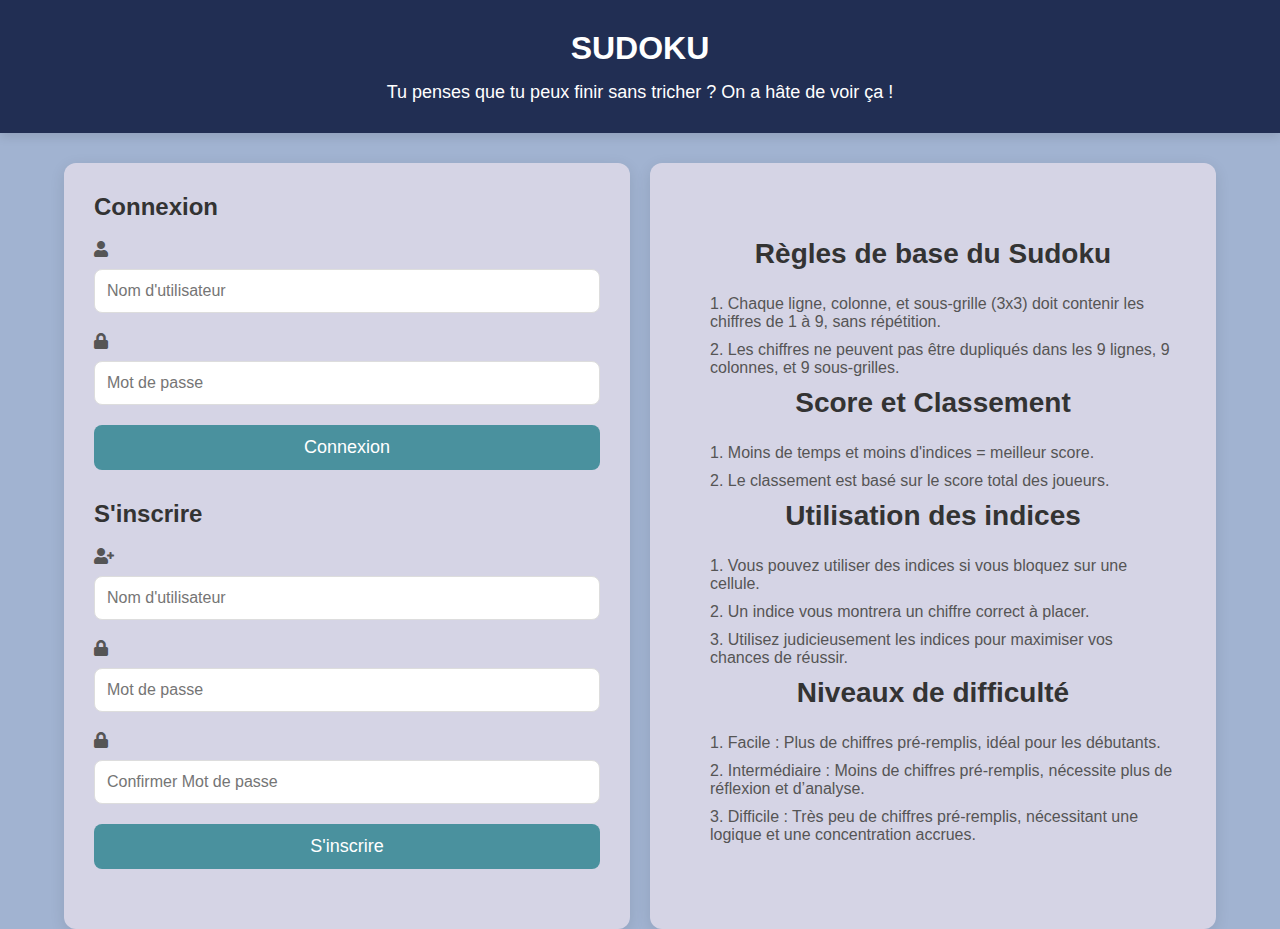
<file: index.html>
<!DOCTYPE html>
<html lang="en">
<head>
    <meta charset="UTF-8">
    <meta name="viewport" content="width=device-width, initial-scale=1.0">
    <title>Login and Sign Up</title>
    <link rel="stylesheet" href="css/authen.css">
    <link rel="stylesheet" href="css/login_singin_msg.css">
    <link rel="stylesheet" href="https://use.fontawesome.com/releases/v5.7.1/css/all.css">
</head>
<body>
    <!-- Division pleine largeur -->
    <div class="fullscreen-banner">
        <h1>SUDOKU</h1>
        <p>Tu penses que tu peux finir sans tricher ? On a hâte de voir ça !</p>
    </div>

    <div class="container">
        <!-- Section gauche: Connexion et Inscription -->
        <div class="left">
            <div class="login">
                <h1>Connexion</h1>
                <form action="authenticate.php" method="post">
                    <label for="username">
                        <i class="fas fa-user"></i>
                    </label>
                    <input type="text" name="username" placeholder="Nom d'utilisateur" id="username" required>
                    <label for="password">
                        <i class="fas fa-lock"></i>
                    </label>
                    <input type="password" name="password" placeholder="Mot de passe" id="password" required>
                    <input type="submit" value="Connexion">
                </form>
            </div>

            <div class="signup">
                <h1>S'inscrire</h1>
                <form action="register.php" method="post">
                    <label for="new_username">
                        <i class="fas fa-user-plus"></i>
                    </label>
                    <input type="text" name="new_username" placeholder="Nom d'utilisateur" id="new_username" required>
                    <label for="new_password">
                        <i class="fas fa-lock"></i>
                    </label>
                    <input type="password" name="new_password" placeholder="Mot de passe" id="new_password" required>
                    <label for="confirm_password">
                        <i class="fas fa-lock"></i>
                    </label>
                    <input type="password" name="confirm_password" placeholder="Confirmer Mot de passe" id="confirm_password" required>
                    <small id="error_message" style="color: red; display: none;">Les mots de passe ne correspondent pas !</small>
                    <input type="submit" value="S'inscrire" id="submit_button" disabled> <!-- Disable button by default -->                </form>
            </div>
            <script src="js/signup.js"></script>

        </div>

        <!-- Section droite: Texte pour le futur -->
        <div class="right">
            <h2>Règles de base du Sudoku</h2>
    <ol>
        <li>Chaque ligne, colonne, et sous-grille (3x3) doit contenir les chiffres de 1 à 9, sans répétition.</li>
        <li>Les chiffres ne peuvent pas être dupliqués dans les 9 lignes, 9 colonnes, et 9 sous-grilles.</li>
    </ol>

    <h2>Score et Classement</h2>
    <ol>
        <li>Moins de temps et moins d'indices = meilleur score.</li>
        <li>Le classement est basé sur le score total des joueurs.</li>
    </ol>

    <h2>Utilisation des indices</h2>
    <ol>
        <li>Vous pouvez utiliser des indices si vous bloquez sur une cellule.</li>
        <li>Un indice vous montrera un chiffre correct à placer.</li>
        <li>Utilisez judicieusement les indices pour maximiser vos chances de réussir.</li>
    </ol>

    <h2>Niveaux de difficulté</h2>
    <ol>
        <li>Facile : Plus de chiffres pré-remplis, idéal pour les débutants.</li>
        <li>Intermédiaire : Moins de chiffres pré-remplis, nécessite plus de réflexion et d’analyse.</li>
        <li>Difficile : Très peu de chiffres pré-remplis, nécessitant une logique et une concentration accrues.</li>
    </ol>
        </div>
    </div>

    <!-- signin login handel -->
		<div id="profileModal" class="modal" >
            <div class="modal-content">
                <span class="close">&times;</span>
                <h2 id="modalMessage" class="err-msg"></h2>            </div>
        </div>

        <!-- Include External JavaScript -->
		<script src="js/login_signin_msg.js"></script>
</body>
</html>
</file>
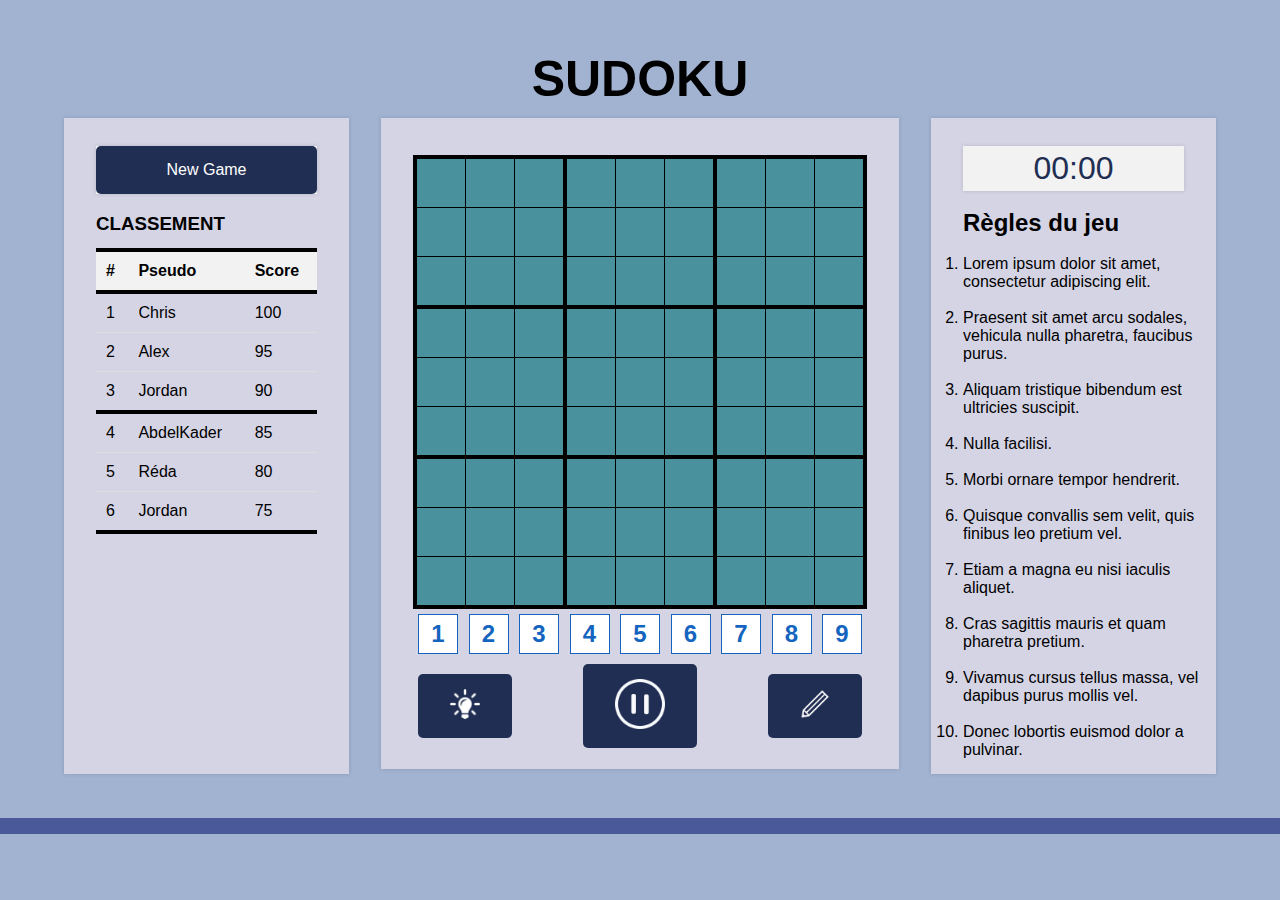
<file: test.html>
<!DOCTYPE html>
<html lang="en">
<head>
  <meta charset="UTF-8">
  <meta name="viewport" content="width=device-width, initial-scale=1.0">
  <link rel="stylesheet" href="css/style.css">
  <script src="js/script.js"></script>
  <title>Copier valeur dans input</title>
</head>
<body>
    <body>
        <div id="dialog" class="dialog">
          <div id="dialog-box" class="dialog-content">
            <div class="dialog-header">New game</div>
      
            <div class="dialog-body">
              <p>Select game difficulty to get started.</p>
              <ul>
                <li class="radio-option">
                  <label for="very-easy">
                    <input id="very-easy" value="very easy" type="radio" name="difficulty"> Very easy
                  </label>
                </li>
                <li class="radio-option">
                  <label for="easy">
                    <input id="easy" value="easy" type="radio" name="difficulty"> Easy
                  </label>
                </li>
                <li class="radio-option">
                  <label for="normal">
                    <input id="normal" value="normal" type="radio" name="difficulty" checked="checked"> Normal
                  </label>
                </li>
                <li class="radio-option">
                  <label for="hard">
                    <input id="hard" value="hard" type="radio" name="difficulty"> Hard
                  </label>
                </li>
                <li class="radio-option">
                  <label for="very-hard">
                    <input id="very-hard" value="expert" type="radio" name="difficulty"> Expert
                  </label>
                </li>
              </ul>
            </div>
      
            <div class="dialog-footer">
              <button onclick="startGameButtonClick();" ripple-color="#003c8f"
                class="button dialog-btn vertical-adjust">OK</button>
              <button onclick="hideDialogButtonClick('dialog');" ripple-color="#202020"
                class="button dialog-btn vertical-adjust">Cancel</button>
            </div>
          </div>
        </div>
      
      
        <center>
          <h4 style="margin-top: 50px; font-size: 50px;">SUDOKU</h4>
        </center>
        <div class="body" id="sudoku">
          <div class="card first">
            <ul class="game-status">
              <li>
                <div id="timer-label" class="timer" style="padding:0;"><button onclick="showDialogClick('dialog');"
                    class="button  my-button">New Game</button>
                </div>
              </li>
      
              <li>
                <div class="vertical-adjust">
                  <span>
                    <h3>CLASSEMENT</h3>
                  </span>
                </div>
      
      
                <div class="score-table">
                  <table>
                    <thead>
                      <tr>
                        <th>#</th>
                        <th>Pseudo</th>
                        <th>Score</th>
                      </tr>
                    </thead>
                    <tbody>
                      <tr>
                        <td>1</td>
                        <td>Chris</td>
                        <td>100</td>
                      </tr>
                      <tr>
                        <td>2</td>
                        <td>Alex</td>
                        <td>95</td>
                      </tr>
                      <tr>
                        <td>3</td>
                        <td>Jordan</td>
                        <td>90</td>
                      </tr>
                      <tr>
                        <td>4</td>
                        <td>AbdelKader</td>
                        <td>85</td>
                      </tr>
                      <tr>
                        <td>5</td>
                        <td>Réda</td>
                        <td>80</td>
                      </tr>
                      <tr>
                        <td>6</td>
                        <td>Jordan</td>
                        <td>75</td>
                      </tr>
                    </tbody>
                  </table>
                </div>
      
        
          </div>
          <div class="card game">
            <div style="display: flex; flex-direction: row; justify-content: space-between;">
              <div id="game-level" style="padding-bottom: 5px;"></div>
              <div id="game-mistakes" style="padding-bottom: 5px;"></div>
            </div>
      
      
      
      
          <!--************    SUDOKU TABLE     **************-->
            <table id="puzzle-grid">
              <tr>
                <td>
                  <input class="case" type="text" maxlength="1" onchange="checkInput(this)" disabled />
                </td>
                <td>
                  <input class="case" type="text" maxlength="1" onchange="checkInput(this)" disabled />
                </td>
                <td>
                  <input class="case" type="text" maxlength="1" onchange="checkInput(this)" disabled />
                </td>
      
                <td>
                  <input class="case" type="text" maxlength="1" onchange="checkInput(this)" disabled />
                </td>
                <td>
                  <input class="case" type="text" maxlength="1" onchange="checkInput(this)" disabled />
                </td>
                <td>
                  <input class="case" type="text" maxlength="1" onchange="checkInput(this)" disabled />
                </td>
      
                <td>
                  <input class="case" type="text" maxlength="1" onchange="checkInput(this)" disabled />
                </td>
                <td>
                  <input class="case" type="text" maxlength="1" onchange="checkInput(this)" disabled />
                </td>
                <td>
                  <input class="case" type="text" maxlength="1" onchange="checkInput(this)" disabled />
                </td>
              </tr>
      
              <tr>
                <td>
                  <input class="case" type="text" maxlength="1" onchange="checkInput(this)" disabled />
                </td>
                <td>
                  <input class="case" type="text" maxlength="1" onchange="checkInput(this)" disabled />
                </td>
                <td>
                  <input class="case" type="text" maxlength="1" onchange="checkInput(this)" disabled />
                </td>
      
                <td>
                  <input class="case" type="text" maxlength="1" onchange="checkInput(this)" disabled />
                </td>
                <td>
                  <input class="case" type="text" maxlength="1" onchange="checkInput(this)" disabled />
                </td>
                <td>
                  <input class="case" type="text" maxlength="1" onchange="checkInput(this)" disabled />
                </td>
      
                <td>
                  <input class="case" type="text" maxlength="1" onchange="checkInput(this)" disabled />
                </td>
                <td>
                  <input class="case" type="text" maxlength="1" onchange="checkInput(this)" disabled />
                </td>
                <td>
                  <input class="case" type="text" maxlength="1" onchange="checkInput(this)" disabled />
                </td>
              </tr>
      
              <tr>
                <td>
                  <input class="case" type="text" maxlength="1" onchange="checkInput(this)" disabled />
                </td>
                <td>
                  <input class="case" type="text" maxlength="1" onchange="checkInput(this)" disabled />
                </td>
                <td>
                  <input class="case" type="text" maxlength="1" onchange="checkInput(this)" disabled />
                </td>
      
                <td>
                  <input class="case" type="text" maxlength="1" onchange="checkInput(this)" disabled />
                </td>
                <td>
                  <input class="case" type="text" maxlength="1" onchange="checkInput(this)" disabled />
                </td>
                <td>
                  <input class="case" type="text" maxlength="1" onchange="checkInput(this)" disabled />
                </td>
      
                <td>
                  <input class="case" type="text" maxlength="1" onchange="checkInput(this)" disabled />
                </td>
                <td>
                  <input class="case" type="text" maxlength="1" onchange="checkInput(this)" disabled />
                </td>
                <td>
                  <input class="case" type="text" maxlength="1" onchange="checkInput(this)" disabled />
                </td>
              </tr>
      
              <tr>
                <td>
                  <input class="case" type="text" maxlength="1" onchange="checkInput(this)" disabled />
                </td>
                <td>
                  <input class="case" type="text" maxlength="1" onchange="checkInput(this)" disabled />
                </td>
                <td>
                  <input class="case" type="text" maxlength="1" onchange="checkInput(this)" disabled />
                </td>
      
                <td>
                  <input class="case" type="text" maxlength="1" onchange="checkInput(this)" disabled />
                </td>
                <td>
                  <input class="case" type="text" maxlength="1" onchange="checkInput(this)" disabled />
                </td>
                <td>
                  <input class="case" type="text" maxlength="1" onchange="checkInput(this)" disabled />
                </td>
      
                <td>
                  <input class="case" type="text" maxlength="1" onchange="checkInput(this)" disabled />
                </td>
                <td>
                  <input class="case" type="text" maxlength="1" onchange="checkInput(this)" disabled />
                </td>
                <td>
                  <input class="case" type="text" maxlength="1" onchange="checkInput(this)" disabled />
                </td>
              </tr>
      
              <tr>
                <td>
                  <input class="case" type="text" maxlength="1" onchange="checkInput(this)" disabled />
                </td>
                <td>
                  <input class="case" type="text" maxlength="1" onchange="checkInput(this)" disabled />
                </td>
                <td>
                  <input class="case" type="text" maxlength="1" onchange="checkInput(this)" disabled />
                </td>
      
                <td>
                  <input class="case" type="text" maxlength="1" onchange="checkInput(this)" disabled />
                </td>
                <td>
                  <input class="case" type="text" maxlength="1" onchange="checkInput(this)" disabled />
                </td>
                <td>
                  <input class="case" type="text" maxlength="1" onchange="checkInput(this)" disabled />
                </td>
      
                <td>
                  <input class="case" type="text" maxlength="1" onchange="checkInput(this)" disabled />
                </td>
                <td>
                  <input class="case" type="text" maxlength="1" onchange="checkInput(this)" disabled />
                </td>
                <td>
                  <input class="case" type="text" maxlength="1" onchange="checkInput(this)" disabled />
                </td>
              </tr>
      
              <tr>
                <td>
                  <input class="case" type="text" maxlength="1" onchange="checkInput(this)" disabled />
                </td>
                <td>
                  <input class="case" type="text" maxlength="1" onchange="checkInput(this)" disabled />
                </td>
                <td>
                  <input class="case" type="text" maxlength="1" onchange="checkInput(this)" disabled />
                </td>
      
                <td>
                  <input class="case" type="text" maxlength="1" onchange="checkInput(this)" disabled />
                </td>
                <td>
                  <input class="case" type="text" maxlength="1" onchange="checkInput(this)" disabled />
                </td>
                <td>
                  <input class="case" type="text" maxlength="1" onchange="checkInput(this)" disabled />
                </td>
      
                <td>
                  <input class="case" type="text" maxlength="1" onchange="checkInput(this)" disabled />
                </td>
                <td>
                  <input class="case" type="text" maxlength="1" onchange="checkInput(this)" disabled />
                </td>
                <td>
                  <input class="case" type="text" maxlength="1" onchange="checkInput(this)" disabled />
                </td>
              </tr>
      
              <tr>
                <td>
                  <input class="case" type="text" maxlength="1" onchange="checkInput(this)" disabled />
                </td>
                <td>
                  <input class="case" type="text" maxlength="1" onchange="checkInput(this)" disabled />
                </td>
                <td>
                  <input class="case" type="text" maxlength="1" onchange="checkInput(this)" disabled />
                </td>
      
                <td>
                  <input class="case" type="text" maxlength="1" onchange="checkInput(this)" disabled />
                </td>
                <td>
                  <input class="case" type="text" maxlength="1" onchange="checkInput(this)" disabled />
                </td>
                <td>
                  <input class="case" type="text" maxlength="1" onchange="checkInput(this)" disabled />
                </td>
      
                <td>
                  <input class="case" type="text" maxlength="1" onchange="checkInput(this)" disabled />
                </td>
                <td>
                  <input class="case" type="text" maxlength="1" onchange="checkInput(this)" disabled />
                </td>
                <td>
                  <input class="case" type="text" maxlength="1" onchange="checkInput(this)" disabled />
                </td>
              </tr>
      
              <tr>
                <td>
                  <input class="case" type="text" maxlength="1" onchange="checkInput(this)" disabled />
                </td>
                <td>
                  <input class="case" type="text" maxlength="1" onchange="checkInput(this)" disabled />
                </td>
                <td>
                  <input class="case" type="text" maxlength="1" onchange="checkInput(this)" disabled />
                </td>
      
                <td>
                  <input class="case" type="text" maxlength="1" onchange="checkInput(this)" disabled />
                </td>
                <td>
                  <input class="case" type="text" maxlength="1" onchange="checkInput(this)" disabled />
                </td>
                <td>
                  <input class="case" type="text" maxlength="1" onchange="checkInput(this)" disabled />
                </td>
      
                <td>
                  <input class="case" type="text" maxlength="1" onchange="checkInput(this)" disabled />
                </td>
                <td>
                  <input class="case" type="text" maxlength="1" onchange="checkInput(this)" disabled />
                </td>
                <td>
                  <input class="case" type="text" maxlength="1" onchange="checkInput(this)" disabled />
                </td>
              </tr>
      
              <tr>
                <td>
                  <input class="case" type="text" maxlength="1" onchange="checkInput(this)" disabled />
                </td>
                <td>
                  <input class="case" type="text" maxlength="1" onchange="checkInput(this)"  disabled />
                </td>
                <td>
                  <input class="case" type="text" maxlength="1" onchange="checkInput(this)" disabled />
                </td>
      
                <td>
                  <input class="case" type="text" maxlength="1" onchange="checkInput(this)" disabled />
                </td>
                <td>
                  <input class="case" type="text" maxlength="1" onchange="checkInput(this)" disabled />
                </td>
                <td>
                  <input class="case" type="text" maxlength="1" onchange="checkInput(this)" disabled />
                </td>
      
                <td>
                  <input class="case" type="text" maxlength="1" onchange="checkInput(this)" disabled />
                </td>
                <td>
                  <input class="case" type="text" maxlength="1" onchange="checkInput(this)" disabled />
                </td>
                <td>
                  <input class="case" type="text" maxlength="1" onchange="checkInput(this)" disabled />
                </td>
              </tr>
      
            </table>
          <!--***********     FIN SUDOKU TABLE     ********-->
      
      
      
            <!--***********     LIGNE DE CHIFFRE     ********-->
            <div style="display: flex; flex-direction: row; align-items: center; width: 100%; justify-content: space-between;">
              <button class="button number-button"
                style="margin: 5px; width: 40px; height: 40px; background-color: white; border: 1px solid #1565c0; font-weight: bold; color: #1565c0; font-size: 24px;"
                value="1" onclick="selectNumber(this)">1</button>
              <button class="button number-button"
                style="margin: 5px; width: 40px; height: 40px; background-color: white; border: 1px solid #1565c0; font-weight: bold; color: #1565c0; font-size: 24px;"
                value="2" onclick="selectNumber(this)">2</button>
              <button class="button number-button"
                style="margin: 5px; width: 40px; height: 40px; background-color: white; border: 1px solid #1565c0; font-weight: bold; color: #1565c0; font-size: 24px;"
                value="3" onclick="selectNumber(this)">3</button>
              <button class="button number-button"
                style="margin: 5px; width: 40px; height: 40px; background-color: white; border: 1px solid #1565c0; font-weight: bold; color: #1565c0; font-size: 24px;"
                value="4" onclick="selectNumber(this)">4</button>
              <button class="button number-button"
                style="margin: 5px; width: 40px; height: 40px; background-color: white; border: 1px solid #1565c0; font-weight: bold; color: #1565c0; font-size: 24px;"
                value="5" onclick="selectNumber(this)">5</button>
              <button class="button number-button"
                style="margin: 5px; width: 40px; height: 40px; background-color: white; border: 1px solid #1565c0; font-weight: bold; color: #1565c0; font-size: 24px;"
                value="6" onclick="selectNumber(this)">6</button>
              <button class="button number-button"
                style="margin: 5px; width: 40px; height: 40px; background-color: white; border: 1px solid #1565c0; font-weight: bold; color: #1565c0; font-size: 24px;"
                value="7" onclick="selectNumber(this)">7</button>
              <button class="button number-button"
                style="margin: 5px; width: 40px; height: 40px; background-color: white; border: 1px solid #1565c0; font-weight: bold; color: #1565c0; font-size: 24px;"
                value="8" onclick="selectNumber(this)">8</button>
              <button class="button number-button"
                style="margin: 5px; width: 40px; height: 40px; background-color: white; border: 1px solid #1565c0; font-weight: bold; color: #1565c0; font-size: 24px;"
                value="9" onclick="selectNumber(this)">9</button>
            </div>
            <!--***********    FIN LIGNE DE CHIFFRE      ********-->
      
            <!--***********    LIGNE DE COMMANDES      ********-->
            <div
              style="display: flex; flex-direction: row; align-items: center; width: 100%; justify-content: space-between;">
              <button class="button my-button" style="margin: 5px; width: fit-content; height: fit-content;" onclick="hintButtonClick()"><img
                  src="images/hint.png" style="height: 30px;" ></button>
              <button onclick="pauseGameButtonClick()" id="pause-btn" class="button my-button"
                style="margin: 5px; width: fit-content; height: fit-content;"><img id="pause-img" src="images/pause.webp"
                  style="height: 50px;"></button>
              <button class="button my-button" id="pencil-btn" style="margin: 5px; width: fit-content; height: fit-content;" onclick="pencilButtonClick()"><img
                  src="images/pencil.png" style="height: 30px;"></button>
            </div>
            <!--***********   FIN LIGNE DE COMMANDES      ********-->
      
          </div>
          <div class="card status">
            <ul class="game-status">
              <li>
            
                <div id="timer" class="timer">00:00</div>
              </li>
      
            
              <li>
      
                <div style="width: 250px;">
                  <h2>Règles du jeu</h2>
                  <ol>
                    <li>Lorem ipsum dolor sit amet, consectetur adipiscing elit.</li>
                    <li>Praesent sit amet arcu sodales, vehicula nulla pharetra, faucibus purus.</li>
                    <li>Aliquam tristique bibendum est ultricies suscipit.</li>
                    <li>Nulla facilisi.</li>
                    <li>Morbi ornare tempor hendrerit.</li>
                    <li>Quisque convallis sem velit, quis finibus leo pretium vel.</li>
                    <li>Etiam a magna eu nisi iaculis aliquet.</li>
                    <li>Cras sagittis mauris et quam pharetra pretium.</li>
                    <li>Vivamus cursus tellus massa, vel dapibus purus mollis vel.</li>
                    <li>Donec lobortis euismod dolor a pulvinar.</li>
                    <li>Donec condimentum rutrum arcu, nec molestie dui commodo non.</li>
                    <li>Mauris vel nunc maximus, gravida nisi vulputate, sodales dolor.</li>
                    <li>Nunc mollis tempor dolor, sed aliquet eros faucibus sit amet.</li>
                  </ol>
                </div>
                
              </li>
            </ul>
      
      
          </div>
        </div>
      
        <div class="footer vertical-adjust">
         
  <script>

    // Gestionnaire pour sélectionner un input actif
    let activeInput = null;
    document.querySelectorAll('.case').forEach(input => {
      input.addEventListener('click', function () {
        activeInput = this;
        console.log("Champ actif :", activeInput);
      });
    });

    // Gestionnaire pour les boutons
    function selectNumber(button) {
        if (selectedNumber != null) {
        selectedNumber.style.backgroundColor = "white";
        selectedNumber.style.color = "#1565c0";
      }
      button.style.backgroundColor = "#1565c0";
      button.style.color = "white";
      selectedNumber = button;
      
      if (activeInput) {
        activeInput.value = button.value;
        console.log("Valeur insérée :", button.value);
        activeInput.dispatchEvent(new Event('change')); // Déclenche "onchange" manuellement
      } else {
        alert("Veuillez d'abord sélectionner un champ.");
      }
    }
  </script>
</body>
</html>
</file>
<file: css/authen.css>
/* Réinitialisation de base */
* {
    margin: 0;
    padding: 0;
    box-sizing: border-box;
    font-family: 'Helvetica Neue', Arial, sans-serif;
    transition: all 0.3s ease; /* Ajout d'une transition globale */
}

/* Corps de la page */
body {
    background-color:  #A1B3D1;;
    display: flex;
    flex-direction: column;
    align-items: center;
    height: 100vh;
    transition: background-color 0.5s ease; /* Transition pour le changement de couleur de fond */
}

/* Division pleine largeur */
.fullscreen-banner {
    width: 100%;
    padding: 30px;
    background-color: #212E53;
        color: white;
    text-align: center;
    box-shadow: 0 4px 10px rgba(0, 0, 0, 0.1);
    transition: background 0.5s ease, box-shadow 0.5s ease; /* Transition pour le changement de couleur et d'ombre */
}

.fullscreen-banner h1 {
    font-size: 32px;
    margin-bottom: 15px;
    transition: font-size 0.3s ease; /* Transition pour le changement de taille de police */
}

.fullscreen-banner p {
    font-size: 18px;
    margin: 0;
    transition: font-size 0.3s ease; /* Transition pour le changement de taille de police */
}

/* Conteneur principal */
.container {
    display: grid;
    grid-template-columns: 1fr 1fr;
    gap: 20px;
    width: 90%;
    max-width: 1400px; /* Augmentation de la largeur maximale */
    margin-top: 30px;
    flex-grow: 1;
    transition: width 0.5s ease, max-width 0.5s ease; /* Transition pour le changement de largeur */
}

/* Section gauche */
.left {
    padding: 30px;
    background-color: #D5D4E5;  
    box-shadow: 0 4px 15px rgba(0, 0, 0, 0.1);
    border-radius: 12px;
    transition: background-color 0.5s ease, box-shadow 0.5s ease; /* Transition pour le changement de couleur et d'ombre */
}

.login, .signup {
    margin-bottom: 30px;
    transition: margin-bottom 0.3s ease; /* Transition pour le changement de marge */
}

.login h1, .signup h1 {
    font-size: 24px;
    color: #333;
    margin-bottom: 20px;
    transition: font-size 0.3s ease, color 0.3s ease; /* Transition pour le changement de taille de police et de couleur */
}

form {
    display: flex;
    flex-direction: column;
    transition: flex-direction 0.3s ease; /* Transition pour le changement de direction de flex */
}

form label {
    margin-bottom: 10px;
    font-size: 16px;
    color: #555;
    transition: font-size 0.3s ease, color 0.3s ease; /* Transition pour le changement de taille de police et de couleur */
}

form input[type="text"], form input[type="password"] {
    margin-bottom: 20px;
    padding: 12px;
    font-size: 16px;
    border: 1px solid #ddd;
    border-radius: 8px;
    transition: border-color 0.3s ease, border-radius 0.3s ease; /* Transition pour le changement de couleur de bordure et de rayon de bordure */
}

form input[type="submit"] {
    padding: 12px;
    font-size: 18px;
    color: #fff;
    background-color: #4A919E;
    border: none;
    border-radius: 8px;
    cursor: pointer;
    transition: background 0.3s ease, border-radius 0.3s ease; /* Transition pour le changement de couleur de fond et de rayon de bordure */
}

form input[type="submit"]:hover {
    background: linear-gradient(135deg, #3b41a0, #6b73d6);
    transition: background 0.3s ease; /* Transition pour le changement de couleur de fond au survol */
}

.right {
    padding: 40px;
    background-color:    #D5D4E5;  
    
    box-shadow: 0 4px 15px rgba(0, 0, 0, 0.1);
    border-radius: 12px;
    display: flex;
    flex-direction: column;
    justify-content: center;
    text-align: center; /* Center text in this section */
    width: 100%; /* Ensure full width */
    transition: background-color 0.5s ease, box-shadow 0.5s ease; /* Transition for background and box-shadow */
}

.right h2 {
    font-size: 28px;
    margin-bottom: 25px;
    color: #333;
    text-align: center; /* Center the headings */
    transition: font-size 0.3s ease, color 0.3s ease; /* Transitions for styling */
}

.right p {
    font-size: 18px;
    color: #555;
    line-height: 1.6;
    margin-bottom: 15px;
    text-align: center; /* Center the paragraph text */
    transition: font-size 0.3s ease, color 0.3s ease; /* Transitions for styling */
}

/* Ensure the ordered list inside has some margin and is well-aligned */
.right ol {
    margin: 0;
    padding-left: 20px;
    list-style: decimal inside; /* Display ordered list */
    text-align: left; /* Ensure the list items are left-aligned, but the numbering is within the container */
    color: #555; /* Color to match the text */
}

.right ol li {
    margin-bottom: 10px; /* Add spacing between list items */
}


/* Ajout d'une animation pour les icônes */
form label i {
    margin-right: 10px;
    transition: color 0.3s ease;
}

form label:hover i {
    color: #4e54c8;
}
</file>
<file: css/login_singin_msg.css>
/* Modal styles */
.modal {
    display: none; /* Hidden by default */
    position: fixed; /* Stay in place */
    z-index: 1000; /* Sit on top */
    left: 0;
    top: 0;
    width: 100%; /* Full width */
    height: 100%; /* Full height */
    overflow: auto; /* Enable scroll if needed */
    background-color: rgba(0, 0, 0, 0.5); /* Black background with opacity */
}

/* Modal Content */
.modal-content {
    background-color: #fff;
    margin: 10% auto; /* 10% from the top and centered */
    padding: 20px;
    border-radius: 8px;
    width: 50%; /* Width of the modal */
    box-shadow: 0 4px 8px rgba(0, 0, 0, 0.2);
    text-align: center;
}

/* Close Button */
.modal-content .close {
    color: #aaa;
    float: right;
    font-size: 28px;
    font-weight: bold;
    cursor: pointer;
}

.modal-content .close:hover,
.modal-content .close:focus {
    color: #000;
    text-decoration: none;
}
</file>
<file: css/style.css>
* {
  box-sizing: border-box;
  margin: 0;
  padding: 0;
  font-family: Roboto, sans-serif;
}

html,
body {
  background-color: #A1B3D1
  /*rgb(235, 235, 240);*/
}

table {
  border: 2px solid #000000;
  border-spacing: 0;
  border-collapse: collapse;
  transition: all 0.5s;
}

ul {
  list-style-type: none;
}

td {
  border: 1px solid #000000;
  text-align: center;
  vertical-align: middle;
}

td input {
  color: #000000;
  padding: 0;
  border: 0;
  text-align: center;
  width: 48px;
  height: 48px;
  font-size: 24px;
  background-color: white;
  outline: none;
  text-transform: uppercase;
  transition: all 0.5s;
}

input:disabled {
  background-color: #4A919E;
}

tr:nth-child(3n) {
  border-bottom: 4px solid #000000;
}

tr:nth-child(3n + 1) {
  border-top: 4px solid #000000;
}

td:nth-child(3n) {
  border-right: 4px solid #000000;
}

td:nth-child(3n + 1) {
  border-left: 4px solid #000000;
}

.right-cell {
  box-shadow: inset 0px 0px 20px 3px forestgreen;
}

.wrong-cell {
  box-shadow: inset 0px 0px 20px 3px tomato;
}

.worning-cell {
  box-shadow: inset 0px 0px 20px 3px goldenrod;
}

/*Material Design*/

.app-bar {
  background: #49599a;
  width: 100%;
  position: fixed;
  height: 64px;
  color: #fff;
  box-shadow: 0 2px 4px 0 rgba(0, 0, 0, 0.14);
  z-index: 5;
  top: 0;
}

.bar-button {
  position: relative;
  background: transparent;
  border: none;
  outline: none;
  color: #fff;
  vertical-align: middle;
  padding: 0 22px;
  transition: all 0.5s;
}

.bar-button span {
  line-height: 64px;
  display: inline-block;
  vertical-align: middle;
}

.hamburger-button {
  float: left;
  left: 4px;
}

.bar-font {
  font-size: 18px;
  line-height: 64px;
}

.title {
  position: relative;
  float: left;
  left: 18px;
}

.more-button {
  float: right;
  /*right: 18px;*/
}

.hamburger-menu {
  background: rgba(0, 0, 0, 0.4);
  position: fixed;
  left: 0;
  top: 0;
  bottom: 0;
  z-index: 25;
  width: 100vw;
  height: 100vh;
  display: none;
  opacity: 0;
  transition: 0.1s all;
}

.nav-menu {
  border-right: 1px solid rgba(0, 0, 0, 0.4);
  background: #fff;
  color: #212121;
  position: fixed;
  left: -256px;
  top: 0;
  bottom: 0;
  width: 256px;
  z-index: 26;
  font-size: 15px;
  box-shadow: 16px 0 24px 2px rgba(0, 0, 0, 0.14);
  transition: all 0.3s;
}

.nav-menu-blank {
  position: relative;
  left: 256px;
  width: 100%;
  height: 100%;
}

.nav-head {
  height: 172px;
  background: #5e92f3;
  position: relative;
}

.nav-head-img {
  position: relative;
  border: 2px solid rgba(255, 255, 255, 0.4);
  border-radius: 50%;
  width: 96px;
  height: 96px;
  top: 16px;
  left: 16px;
  overflow: hidden;
}

.nav-head-img img {
  width: 100%;
  height: 100%;
}

.nav-head-title {
  color: #fff;
  position: absolute;
  bottom: 10px;
  margin-left: auto;
  margin-right: auto;
  left: 0px;
  right: 0;
  font-size: 22px;
  display: block;
  text-align: center;
}

.nav-items {
  margin-top: 12px;
}

.nav-item {
  font-weight: 700;
  display: block;
  color: #333;
  background: #0000;
  padding: 15px 0 15px 22px;
  letter-spacing: 1.1px;
  outline: none;
  border: none;
  width: 100%;
  text-align: left;
  margin: 0 !important;
}

.bar-footer {
  position: fixed;
  bottom: 12px;
  left: 10px;
}

.bar-footer-link {
  font-size: 12px;
  display: inline-block;
  margin: 0 8px;
  text-decoration: none;
  color: gray;
}

.body {
  /*width: 95%;
  max-width: 800px;*/
  margin: 10px auto 16px auto;
  display: flex;
  justify-content: center;
}

.card {
  background: #D5D4E5;
  width: fit-content;
  box-shadow: 0 0 4px 0 rgba(0, 0, 0, 0.14);
  float: left;
  padding: 32px 32px 16px 32px;
}

.status {
  margin-left: 32px;
  padding-top: 10px;
  padding-left: 10px;
  width: 100%;
  margin-right: 5%;
  overflow: auto;      
  max-height: 41em;   /* Active le défilement si nécessaire */
}


/*REGLES POUR LE PREMIER CADRE NewGame + classement*/
.first{
  margin-right: 32px;
  padding-top: 10px;
  padding-left: 10px;
  width: 100%;
  margin-left: 5%;
  overflow: auto;         /* Active le défilement si nécessaire */
  max-height: 41em;   /* Active le défilement si nécessaire */


}

.my-button{
  border: none;
  color: white;
  padding: 15px 32px;
  text-align: center;
  text-decoration: none;
  display: inline-block;
  font-size: 16px;
  width: 100%;
  cursor: pointer;
  background-color: #212E53;
  border-radius: 5px;
  white-space: nowrap;
}

#game-number {
  font-size: 12px;
  color: gray;
}

.game-status {
  /*display: flex;
    flex-direction: column;
    justify-content: center;
    flex-flow: column;*/
  margin: 0 0 0 22px;
  height: 100%;
}

.game-status li {
  margin: 18px 0 0 0;
}

.vertical-adjust {
  margin: 12px 0;
}

.vertical-adjust span,
.footer a {
  line-height: 24px;
  display: inline-block;
  vertical-align: middle;
}

.option-button {
  display: block;
  margin: 16px 8px 16px 30px;
  width: 130px;
  padding: 8px 10px;
  font-size: 16px;
  border: none;
  outline: none;
  box-shadow: 0 6px 10px 1px rgba(0, 0, 0, 0.14);
  border-radius: 2px;
  transition: all 0.5s;
  text-align: left;
}

.button {
  position: relative;
  overflow: hidden;
  cursor: pointer;
}

.option-button:hover {
  background: #212E53;
}

.option-button:active {
  background: #3d7df4;
  box-shadow: 0 2px 4px 0 rgba(0, 0, 0, 0.24);
}

.option-button span {
  vertical-align: middle;
  line-height: 24px;
}

.ripple {
  position: absolute;
  background: #fff;
  border-radius: 50%;
  width: 5px;
  height: 5px;
  animation: ripple-effect 1.1s 1 cubic-bezier(0.42, 0, 0.58, 1);
  opacity: 0;
}

@keyframes ripple-effect {
  0% {
    transform: scale(1);
    opacity: 0.4;
  }
  100% {
    transform: scale(100);
    opacity: 0;
  }
}

.timer {
  color: #212E53;
  font-size: 32px;
  padding: 4px;
  box-shadow: 0 0 4px 0 rgba(0, 0, 0, 0.14);
  text-align: center;
  background-color: #f2f2f2;
}

.remain-table {
  position: relative;
  left: 0;
  right: 0;
  display: inline-block;
  margin: auto;
}

.remain-column {
  float: left;
  max-width: 64px;
}

.remain-cell {
  margin: 10px;
  text-align: center;
  border: solid 1px rgba(0, 0, 0, 0.2);
  box-shadow: 0 0 4px 0 rgba(0, 0, 0, 0.14);
}

.remain-cell div {
  padding: 5px 12px;
}

.remain-cell-header {
  background-color: #212E53;
  color: white;
  font-weight: bold;
  border-bottom: solid 2px rgba(0, 0, 0, 0.2);
}

.red {
  background: #ff6659;
  color: #9a0007;
}

.gray {
  background: #808080;
  color: #404040;
}

.floating {
  position: fixed;
  bottom: 64px;
  right: 64px;
  z-index: 20;
}

.floating-btn {
  position: fixed;
  bottom: 48px;
  right: 48px;
  border-radius: 50%;
  padding: 12px;
  border: none;
  background-color: #212E53;
  color: #fff;
  box-shadow: 0 6px 10px 0 rgba(0, 0, 0, 0.14);
  outline: none;
  z-index: 21;
}

.dialog {
  position: absolute;
  left: 0;
  top: 0;
  width: 100%;
  height: 100%;
  background-color: rgba(0, 0, 0, 0.4);
  z-index: 50;
  display: none;
  transition: all 0.2s;
}

.dialog-content {
  top: -200px;
  background: #fff;
  width: 90%;
  max-width: 540px;
  height: fit-content;
  margin: auto;
  vertical-align: middle;
  box-shadow: 0 24px 38px 3px rgba(0, 0, 0, 0.14);
  z-index: 51;
  transition: all 0.5s;
}

.dialog-header {
  font-size: 24px;
  font-weight: bold;
  padding: 16px 32px;
  border-bottom: solid 1px #808080;
}

.dialog-body p {
  margin: 16px 0 4px 28px;
  color: gray;
}

.radio-option {
  padding: 0 36px;
  list-style-type: none;
  position: relative;
}

.radio-option input {
  outline: none;
  margin-right: 12px;
}

.radio-option label {
  display: block;
  height: 24px;
  cursor: pointer;
  padding: 1.25em 0;
}

.dialog-footer {
  border-top: solid 1px #808080;
  margin-top: 24px;
  text-align: right;
  padding-right: 16px;
}

.dialog-btn {
  background: transparent;
  border: none;
  color: #003c8f;
  font-size: 16px;
  margin: 8px 0;
  padding: 8px 16px;
  outline: none;
  min-width: 96px;
  display: inline-block;
}

.footer {
  text-align: center;
  color: white;
  background-color: #49599a;
  margin: 44px 0 0 0;
  padding: 8px;
}

.footer a {
  color: white;
}

.about-dialog-content {
  max-width: 720px;
}

.card-group {
  overflow: hidden;
  width: fit-content;
  margin: 0 auto;
  padding: 16px 0;
  display: flex;
}

.dialog-card {
  padding: 16px;
  margin: 8px;
  max-width: 160px;
}

.about-card-quote {
  color: #606060;
  font-size: 14px;
  margin-top: 16px;
}

.about-card-img {
  margin: 16px auto;
  overflow: hidden;
  border-radius: 50%;
  box-shadow: 0 0 4px 0 rgba(0, 0, 0, 0.14);
  width: fit-content;
}

.about-card-img img {
  width: 96px;
  height: auto;
}

.about-card-title {
  font-size: 16px;
  margin: 8px 0;
}

.about-card-content {
  font-size: 15px;
  margin: 4px 0;
}

.more-option-div {
  position: static;
  display: inline-block;
  margin-right: 16px;
}

.more-option-list {
  display: block;
  position: absolute;
  background-color: #fff;
  overflow: hidden;
  box-shadow: 0px 8px 10px 1px rgba(0, 0, 0, 0.14);
  right: 18px;
  z-index: 25;
  transition: all 0.2s cubic-bezier(0.4, 0, 0.6, 1);
}




.score-table table {
  width: 100%;
  border-collapse: collapse;
  border: none;
  /* Supprime les bordures principales du tableau */

}

.score-table th,
.score-table td {
  padding: 10px;
  text-align: left;
  border: none;
  /* Supprime les bordures principales du tableau */

}

.score-table th {
  background-color: #f2f2f2;
  border: none;
  /* Supprime les bordures principales du tableau */

}

.score-table td {
  border-bottom: 1px solid #ddd;
}

.score-table tbody tr:last-child td {
  border-bottom: none;
}


.game{
  height: 100%;
}
.notification {
  position: fixed;
  bottom: 20px;
  left: 50%;
  transform: translateX(-50%);
  background-color: #4CAF50; /* Vert pour la victoire */
  color: white;
  padding: 10px 20px;
  border-radius: 5px;
  font-size: 14px;
  opacity: 0;
  visibility: hidden;
  transition: opacity 0.5s, visibility 0.5s;
  z-index: 9999; /* Au-dessus des autres éléments */
}

.notification.win {
  background-color: #4CAF50; /* Vert pour la victoire */
  position: fixed;
  top: 50%;
  left: 50%;
  transform: translate(-50%, -50%);
  color: white;
  padding: 20px;
  border-radius: 10px;
  font-size: 16px;
  z-index: 10000; /* Au-dessus de toutes les autres divs */
  display: flex;
  flex-direction: column;
  align-items: center;
  justify-content: center;
}

.notification.lose {
  background-color: #f44336; /* Rouge pour la défaite */
  position: fixed;
  top: 50%;
  left: 50%;
  transform: translate(-50%, -50%);
  color: white;
  padding: 20px;
  border-radius: 10px;
  font-size: 16px;
  z-index: 10000; /* Au-dessus de toutes les autres divs */
  display: flex;
  flex-direction: column;
  align-items: center;
  justify-content: center;
}

.notification.alert {
  background-color: #ff9800; /* Jaune pour alertes */
}




@media (max-width: 768px) {
  .game {
      width :auto;
      margin: 5%;
  }
  #new-game{
    position :fixed;
    top: 7em;       /* Décalage depuis le haut */
    left: 10px;      /* Décalage depuis la gauche */
    padding: 10px 20px;
   width : auto;
    padding: 5%;
  }

  #sudoku {
    flex-direction: column;
  }



}
</file>
